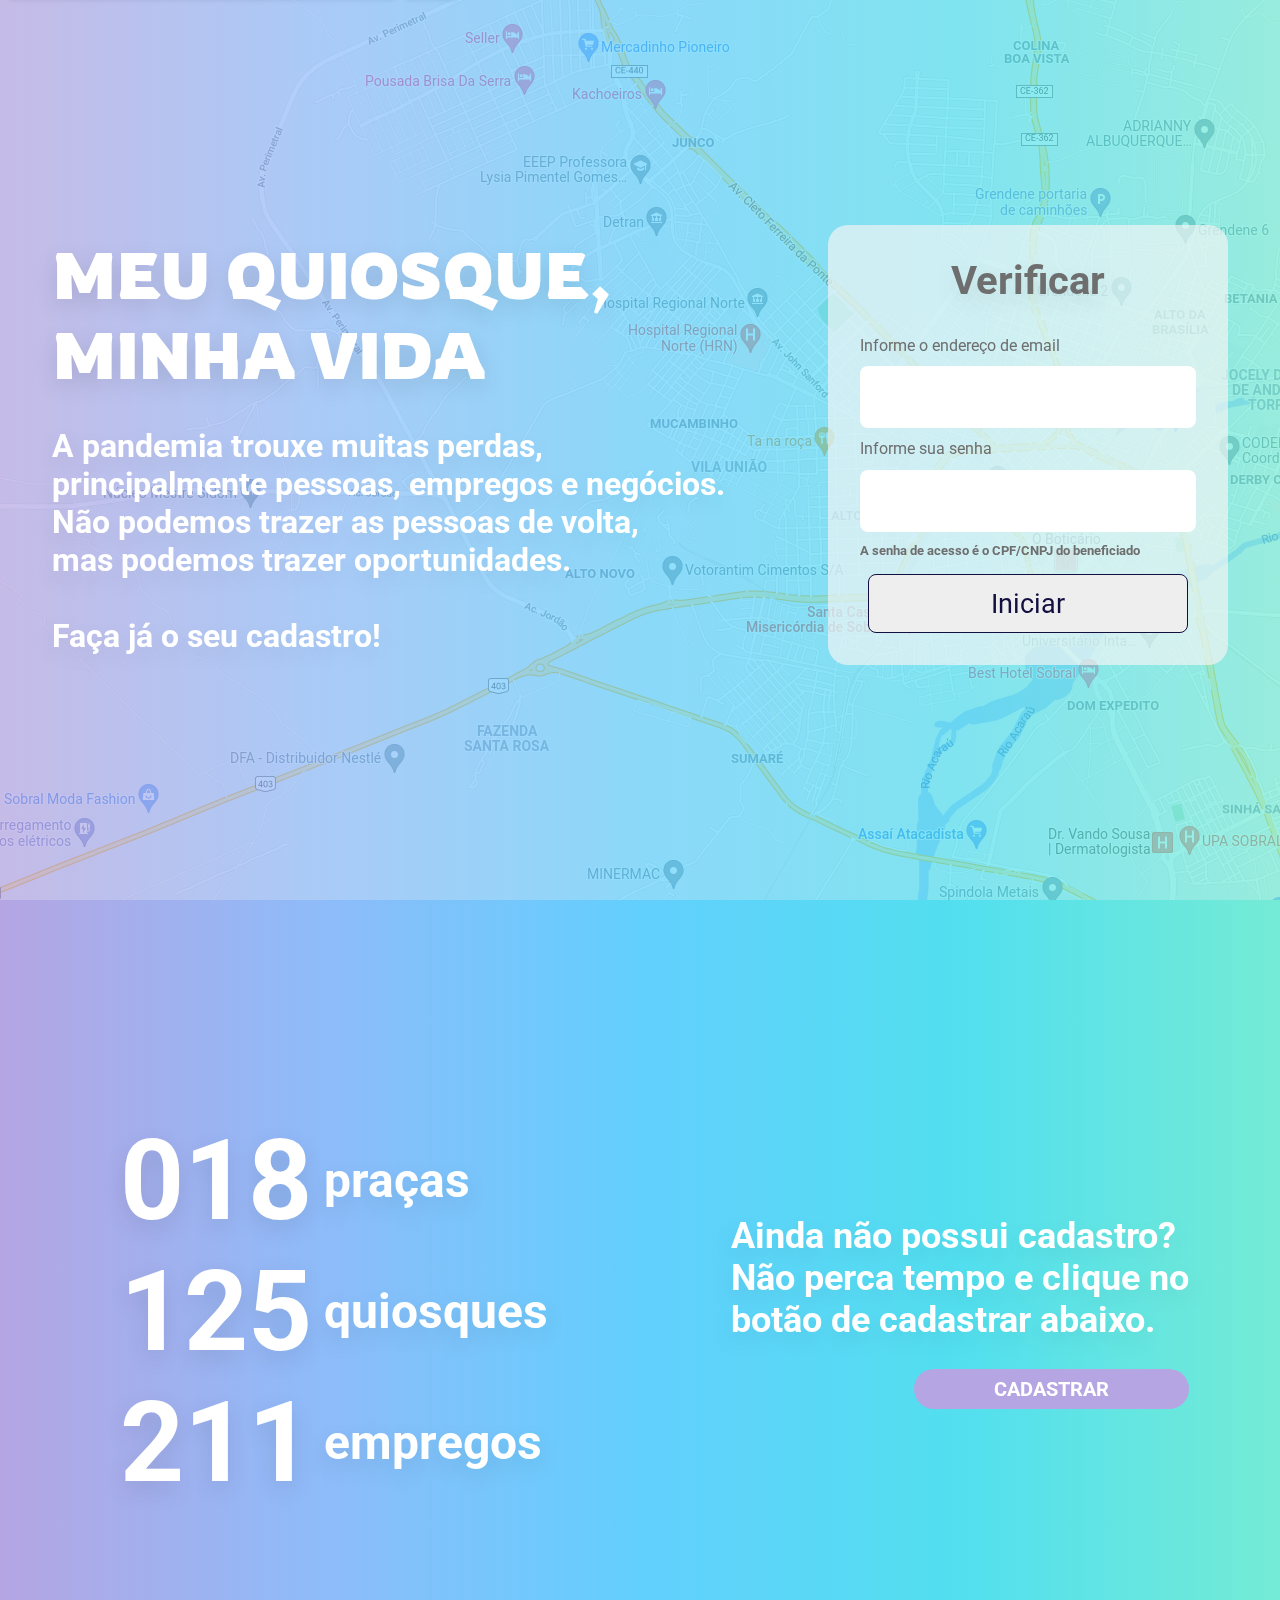
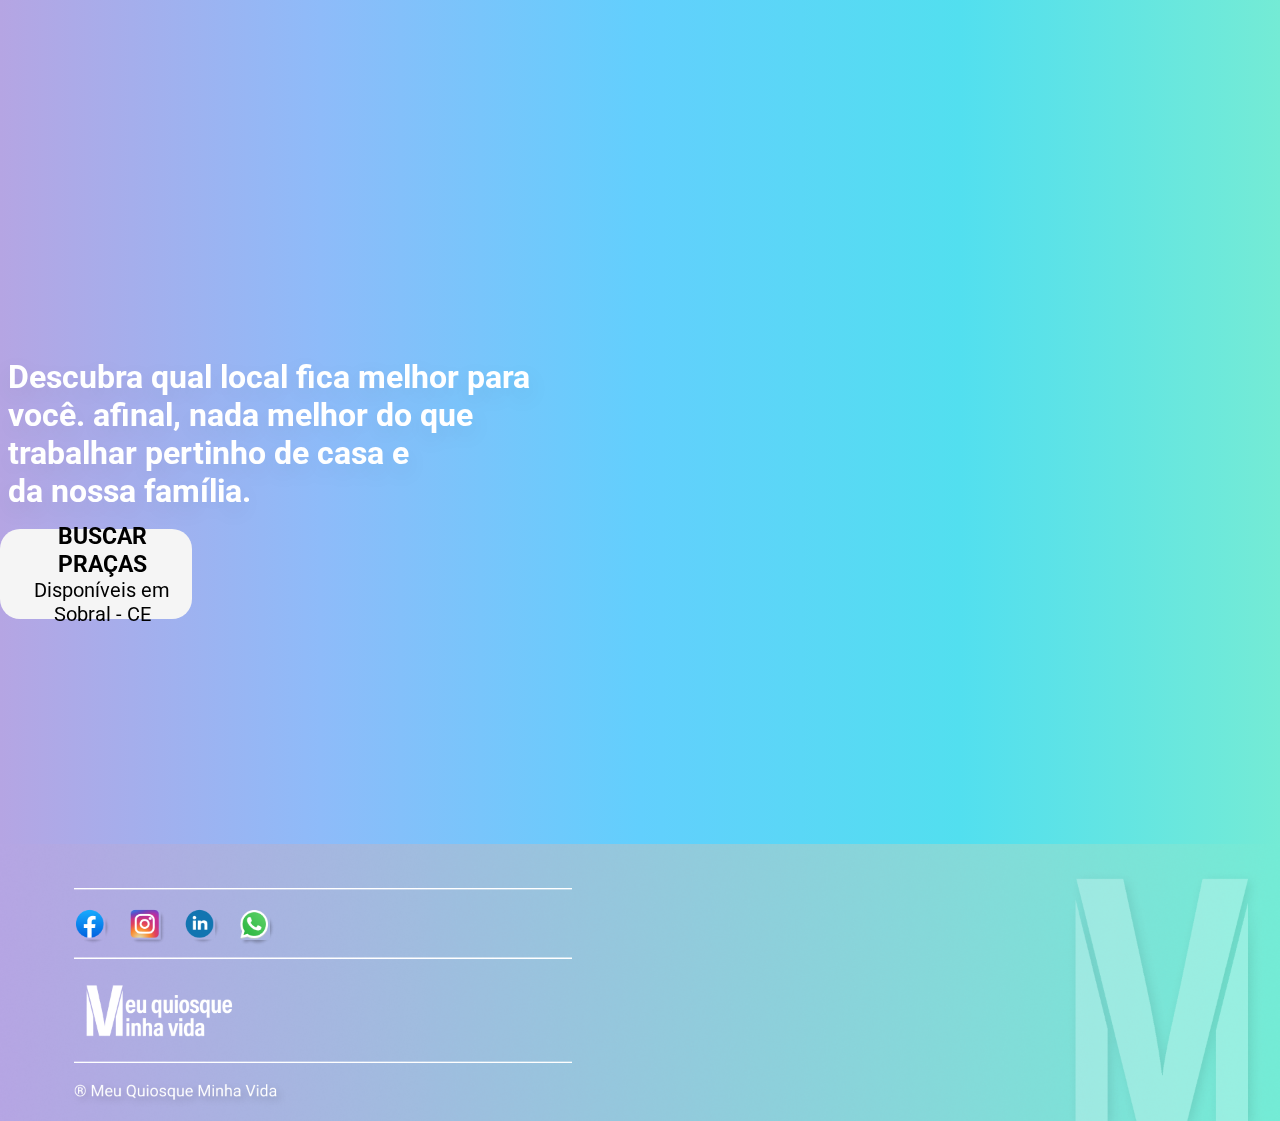
<file: index.html>
<!DOCTYPE html>
<html lang="pt-br">
  <head>
    <meta charset="UTF-8" />
    <meta http-equiv="X-UA-Compatible" content="IE=edge" />
    <meta name="viewport" content="width=device-width, initial-scale=1.0" />

    <title>Meu Quiosque Minha Vida</title>

    <link rel="stylesheet" href="frontend/styles/index.css"/>


    <script
      src="https://code.jquery.com/jquery-3.3.1.js"
      integrity="sha256-2Kok7MbOyxpgUVvAk/HJ2jigOSYS2auK4Pfzbm7uH60="
      crossorigin="anonymous"
    ></script>

    <script>
      $(function () {
        $("#header").load("frontend/html/header.html");
      });
    </script>

  </head>

  <body>
    <div id="header"></div>

    <div class="content-1">
      <div class="presentation">
        <h1>
          MEU QUIOSQUE,<br />
          MINHA VIDA
        </h1>
        <h3>
          A pandemia trouxe muitas perdas,<br />
          principalmente pessoas, empregos e negócios.<br />
          Não podemos trazer as pessoas de volta,<br />
          mas podemos trazer oportunidades.<br />
          <br />
          Faça já o seu cadastro!
        </h3>
      </div>
      <div class="form-cadastro">
        <form action="" class="login-form">
          <h3>Verificar</h3>
          <div class="consultar-form">
            <label for="email">Informe o endereço de email</label>
            <input type="email" class="box" /><br/>
            <label for="password">Informe sua senha</label>
            <input type="password" class="box" />
            <h5>A senha de acesso é o CPF/CNPJ do beneficiado</h5>
          </div>
          <input
              type="submit"
              value="Iniciar"
              class="bttn-cadastro"
              onclick="window.location.href = 'frontend/html/consultar.html'"
          /></a>
        </form>
      </div>
    </div>
    <div id="content-2">
      <div class="praças-quiosques">
        <div class="numbers">
          <h1>&nbsp;018</h1>
          <h2>&nbsp;praças</h2>
        </div>
        <div class="numbers">
          <h1>&nbsp;125</h1>
          <h2>&nbsp;quiosques</h2>
        </div>
        <div class="numbers">
          <h1>&nbsp;211</h1>
          <h2>&nbsp;empregos</h2>
        </div>
      </div>
      <div class="cadastrar">
        <h2>
          Ainda não possui cadastro?<br />
          Não perca tempo e clique no<br />
          botão de cadastrar abaixo.
        </h2>
        <br/>
        <button id="bttn-register" onclick="window.location.href = 'frontend/html/cadastro.html'">Cadastrar</a></button>
      </div>
    </div>

    <div class="content-3">
      <div class="map"></div>
          <h2>&nbsp;Descubra qual local fica melhor para<br/>
              &nbsp;você. afinal, nada melhor do que<br/>
              &nbsp;trabalhar pertinho de casa e <br/>
              &nbsp;da nossa família.
          </h2>
          <br/>
          <button id="bttn-pracas" onclick="window.location.href='frontend/html/pracas.html'">
              <h3>Buscar Praças</h3>
              <p>Disponíveis em Sobral - CE</p>
          </button>
    </div>
      <img src="frontend/src/Frame 8.png" alt="">
  </body>
</html>
</file>
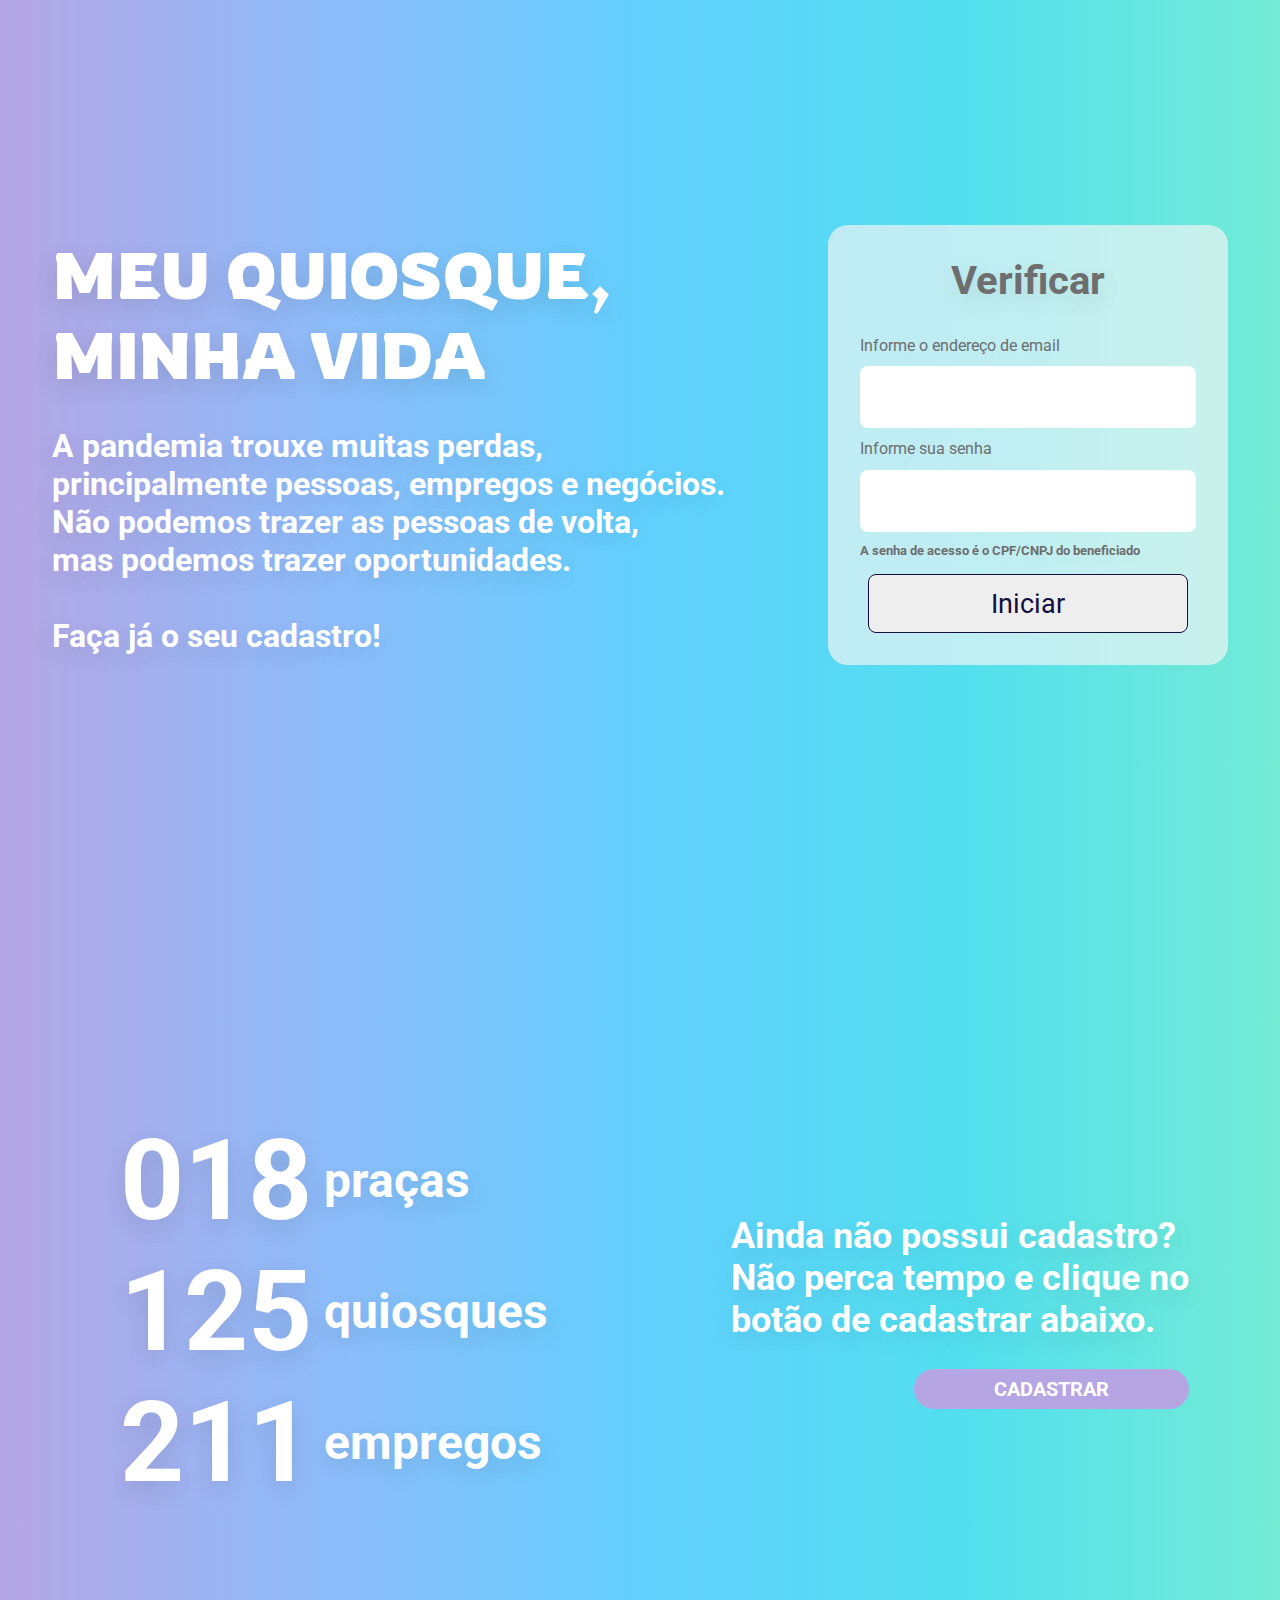
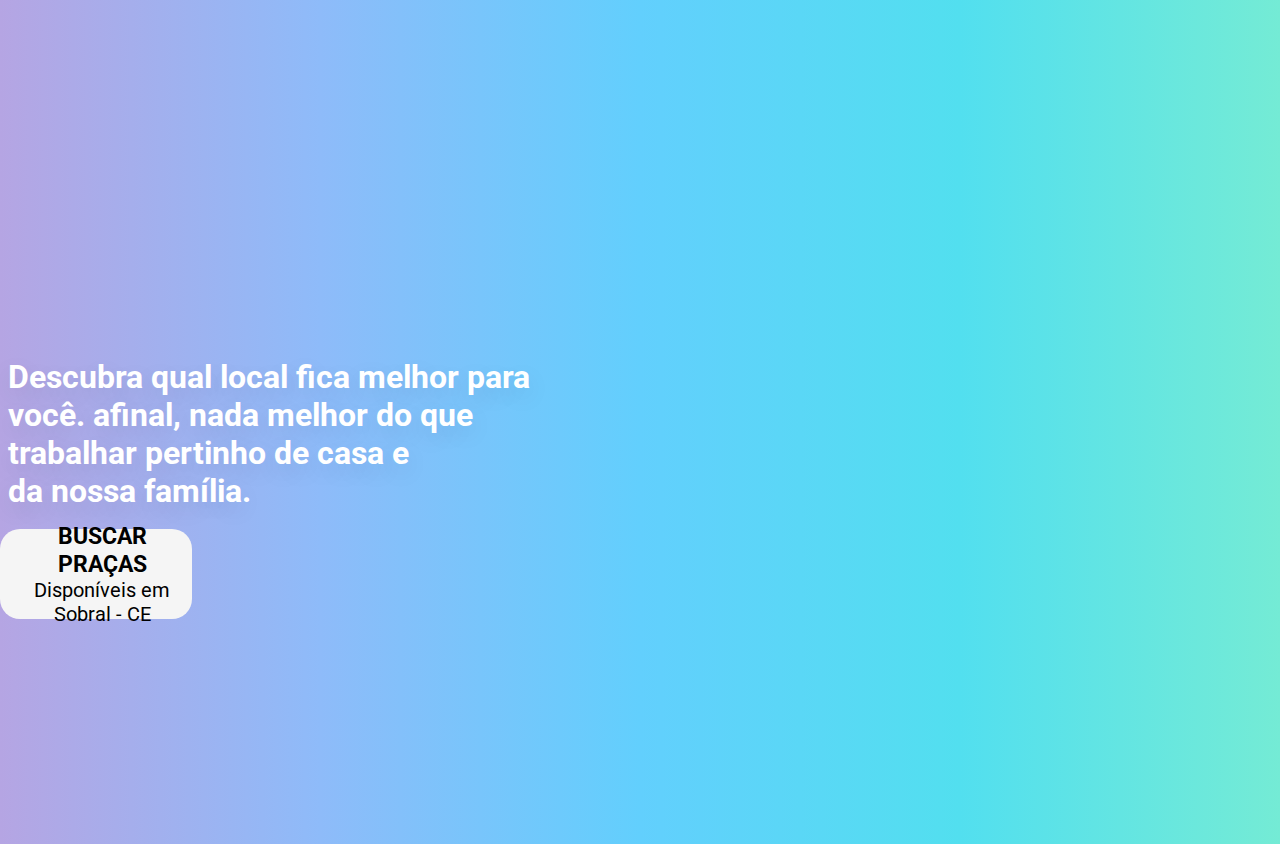
<file: frontend/html/index.html>
<!DOCTYPE html>
<html lang="pt-br">
  <head>
    <meta charset="UTF-8" />
    <meta http-equiv="X-UA-Compatible" content="IE=edge" />
    <meta name="viewport" content="width=device-width, initial-scale=1.0" />

    <title>Cadastro - Meu Quiosque Minha Vida</title>

    <link rel="stylesheet" href="../styles/index.css" />

    <script
      src="https://code.jquery.com/jquery-3.3.1.js"
      integrity="sha256-2Kok7MbOyxpgUVvAk/HJ2jigOSYS2auK4Pfzbm7uH60="
      crossorigin="anonymous"
    ></script>

    <script>
      $(function () {
        $("#header").load("header.html");
      });
    </script>
  </head>

  <body>
    <div id="header"></div>
    <div class="content-1">
      <div class="presentation">
        <h1>
          MEU QUIOSQUE,<br />
          MINHA VIDA
        </h1>
        <h3>
          A pandemia trouxe muitas perdas,<br />
          principalmente pessoas, empregos e negócios.<br />
          Não podemos trazer as pessoas de volta,<br />
          mas podemos trazer oportunidades.<br />
          <br />
          Faça já o seu cadastro!
        </h3>
      </div>
      <div class="form-cadastro">
        <form action="" class="login-form">
          <h3>Verificar</h3>
          <div class="consultar-form">
            <label for="email">Informe o endereço de email</label>
            <input type="email" class="box" />
            <label for="password">Informe sua senha</label>
            <input type="password" class="box" />
            <h5>A senha de acesso é o CPF/CNPJ do beneficiado</h5>
          </div>
          <input
              type="submit"
              value="Iniciar"
              class="bttn-cadastro"
              onclick="location.href='#content-2'"
          /></a>
        </form>
      </div>
    </div>
    <div id="content-2">
      <div class="praças-quiosques">
        <div class="numbers">
          <h1>&nbsp;018</h1>
          <h2>&nbsp;praças</h2>
        </div>
        <div class="numbers">
          <h1>&nbsp;125</h1>
          <h2>&nbsp;quiosques</h2>
        </div>
        <div class="numbers">
          <h1>&nbsp;211</h1>
          <h2>&nbsp;empregos</h2>
        </div>
      </div>
      <div class="cadastrar">
        <h2>
          Ainda não possui cadastro?<br />
          Não perca tempo e clique no<br />
          botão de cadastrar abaixo.
        </h2>
        <br/>
        <button id="bttn-register">Cadastrar</button>
      </div>
    </div>

    <div class="content-3">
        <h2>&nbsp;Descubra qual local fica melhor para<br/>
            &nbsp;você. afinal, nada melhor do que<br/>
            &nbsp;trabalhar pertinho de casa e <br/>
            &nbsp;da nossa família.
        </h2>
        <br/>
        <button id="bttn-pracas">
            <h3>Buscar Praças</h3>
            <p>Disponíveis em Sobral - CE</p>
        </button>
    </div>
  </body>
</html>
</file>
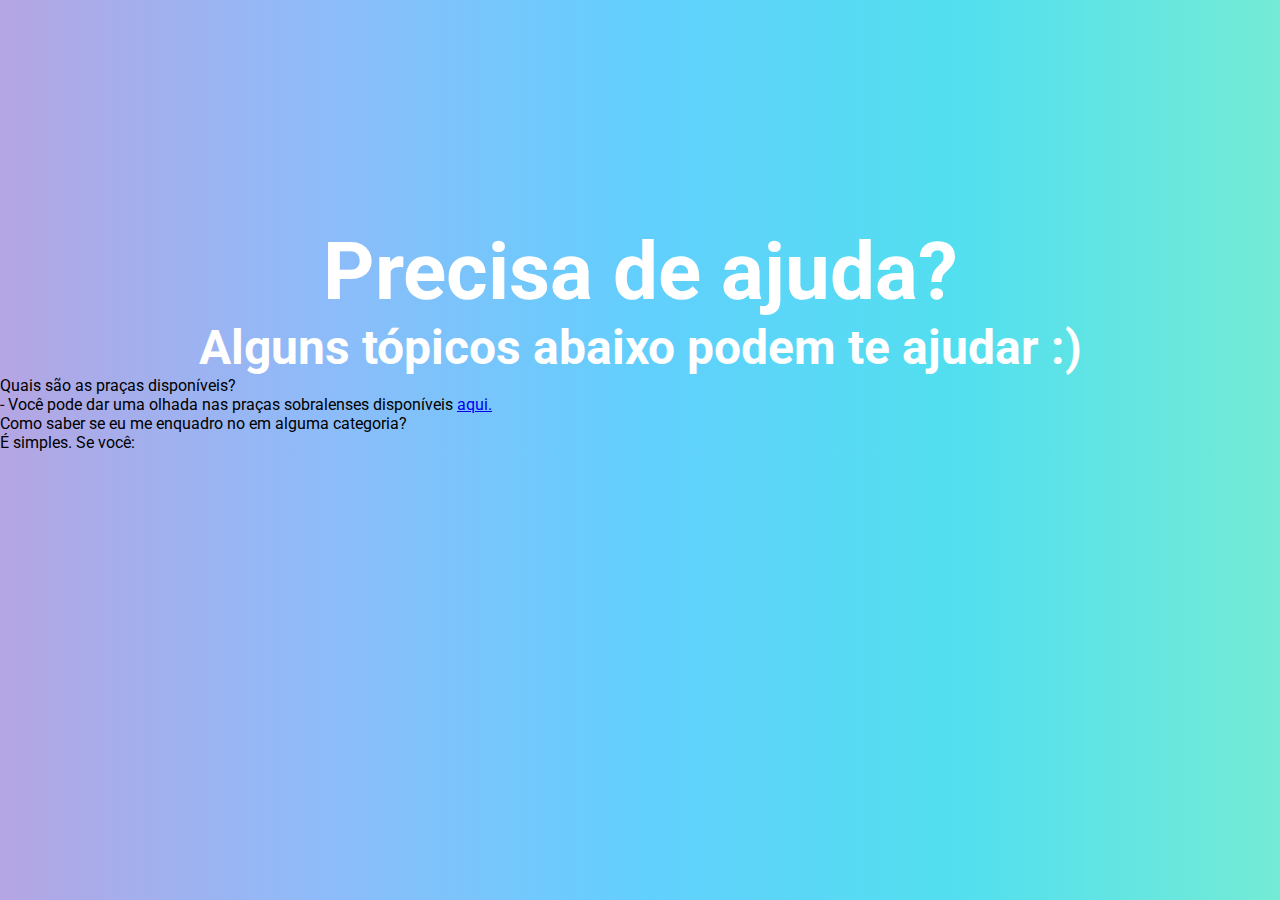
<file: frontend/html/ajuda.html>
<!DOCTYPE html>
<html lang="pt-br">
<head>
  <meta charset="UTF-8">
  <meta http-equiv="X-UA-Compatible" content="IE=edge">
  <meta name="viewport" content="width=device-width, initial-scale=1.0">
  <title>Ajuda - Meu Quiosque, Minha Vida</title>
  <link rel="stylesheet" href="../styles/index.css">
  <script
    src="https://code.jquery.com/jquery-3.3.1.js"
    integrity="sha256-2Kok7MbOyxpgUVvAk/HJ2jigOSYS2auK4Pfzbm7uH60="
    crossorigin="anonymous"
  ></script>

  <script>
    $(function () {
      $("#header").load("header.html");
    });
  </script>
</head>
<body>
  <div id="header"></div>

  <div class="title">
    <h1>
      Precisa de ajuda?
    </h1>
    <h2>
      Alguns tópicos abaixo podem te ajudar :)
    </h2>
  </div>
  <div class="topics">
    <dl>
      <dt>Quais são as praças disponíveis?</dt>
        <dd>- Você pode dar uma olhada nas praças sobralenses disponíveis <a href="pracas.html">aqui.</a></dd>
        <dt>Como saber se eu me enquadro no em alguma categoria?</dt>
        <dd>É simples. Se você:</dd>
    </dl>
  </div>
  
</body>
</html>
</file>
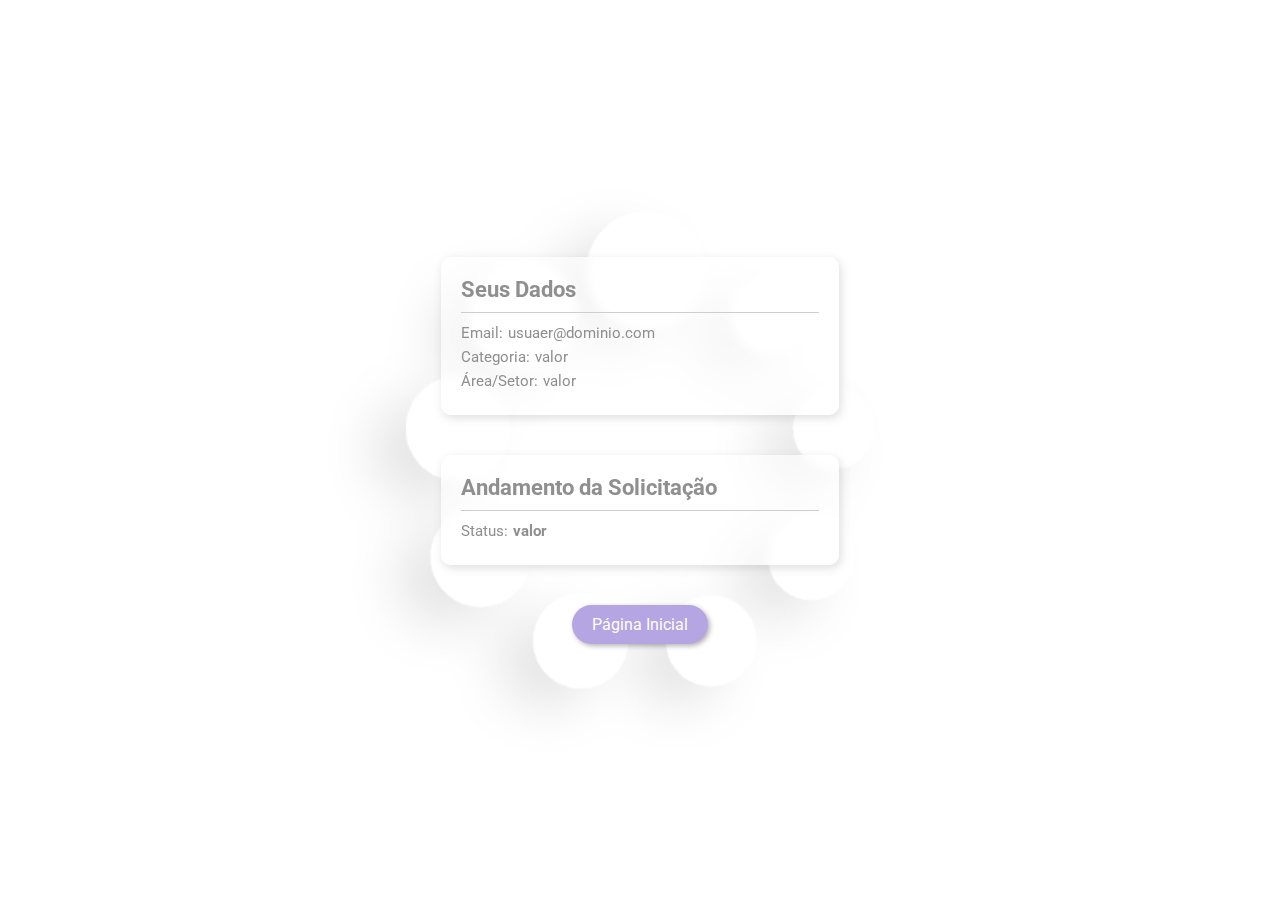
<file: frontend/html/consultar.html>
<!DOCTYPE html>
<html lang="pt-br">

<head>
    <meta charset="utf-8">
    <link rel="stylesheet" href="../styles/header.css" />
    <link href="../styles/consulta.css" rel="stylesheet" type="text/css" />
    <script type="text/javascript" src="../js/animation.js"></script>
    <title>Consulta - Meu Quiosque, Minha Vida</title>

    <script
      src="https://code.jquery.com/jquery-3.3.1.js"
      integrity="sha256-2Kok7MbOyxpgUVvAk/HJ2jigOSYS2auK4Pfzbm7uH60="
      crossorigin="anonymous"
    ></script>

    <script>
      $(function () {
        $("#header").load("header.html");
      });
    </script>

</head>

<body>
    <div id="header"></div>
    <div class="animacao">
        <img src="../src/loading.png">
    </div>
    <article>
        <div class="container">
            <h1>Seus Dados</h1>
            <div class="group">
                <div class="content">
                    <p>Email: </p>
                    <p id="campo-email">usuaer@dominio.com</p>
                </div>
                <div class="content">
                    <p>Categoria: </p>
                    <p id="campo-categoria">valor</p>
                </div>
                <div class="content">
                    <p>Área/Setor: </p>
                    <p id="campo-setor">valor</p>
                </div>
            </div>
        </div>

        <div class="container">
            <h1>Andamento da Solicitação</h1>
            <div class="group">
                <div class="content">
                    <p>Status: </p>
                    <p id="campo-status">valor</p>
                </div>
            </div>
        </div>

        <div class="button">
            <a id="continuar">Página Inicial</a>
        </div>
    </article>
</body>

</html>
</file>
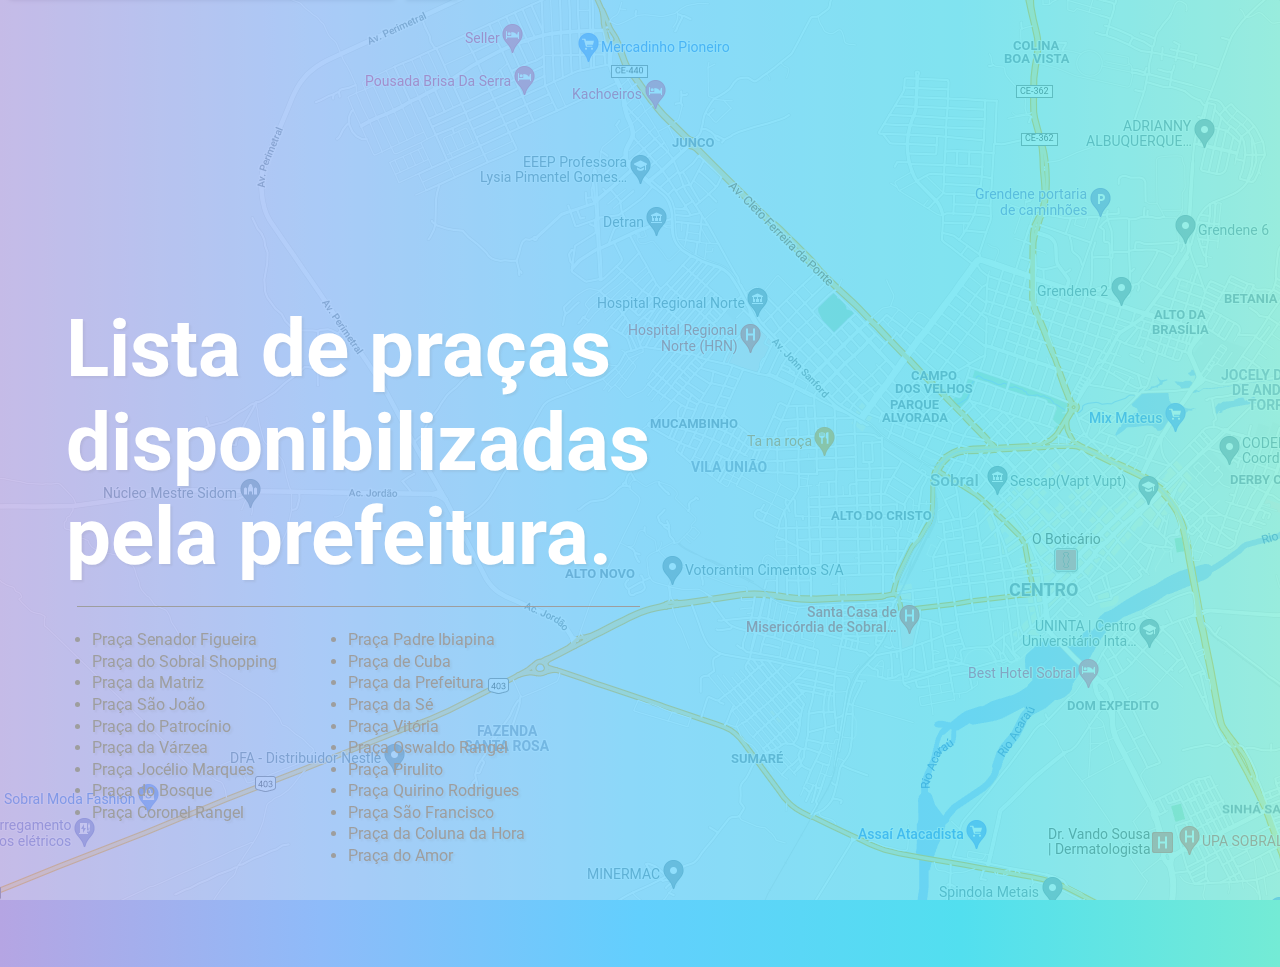
<file: frontend/html/pracas.html>
<!DOCTYPE html>
<html lang="pt-br">

<head>
    <meta charset="UTF-8">
    <title>Praças - Meu Quiosque Minha Vida</title>
    <link rel="stylesheet" href="../styles/index.css">

    <script src="https://code.jquery.com/jquery-3.3.1.js" integrity="sha256-2Kok7MbOyxpgUVvAk/HJ2jigOSYS2auK4Pfzbm7uH60=" crossorigin="anonymous">
    </script>

    <script>
        $(function() {
            $("#header").load("header.html");
        });
    </script>

</head>

<body>
    <div id="header"></div>
    <article>
        <div>
            
            <div class="title">
                <h1>Lista de praças disponibilizadas<br>pela prefeitura.</h1>
            </div>
            <div class="lista">
                <ul>
                    <li>Praça Senador Figueira</li>
                    <li>Praça do Sobral Shopping</li>
                    <li>Praça da Matriz</li>
                    <li>Praça São João</li>
                    <li>Praça do Patrocínio</li>
                    <li>Praça da Várzea</li>
                    <li>Praça Jocélio Marques</li>
                    <li>Praça do Bosque</li>
                    <li>Praça Coronel Rangel</li>

                </ul>
                <ul>
                    <li>Praça Padre Ibiapina</li>
                    <li>Praça de Cuba</li>
                    <li>Praça da Prefeitura</li>
                    <li>Praça da Sé</li>
                    <li>Praça Vitória</li>
                    <li>Praça Oswaldo Rangel</li>
                    <li>Praça Pirulito</li>
                    <li>Praça Quirino Rodrigues</li>
                    <li>Praça São Francisco</li>
                    <li>Praça da Coluna da Hora</li>
                    <li>Praça do Amor</li>
                </ul>
            </div>
        </div><div class="map"></div>
    </article>

    <aside></aside>
</body>

</html>
</file>
<file: frontend/styles/index.css>
@import "./globals.css";
@import "./header.css";
@import "./home.css";
@import "./pracas.css";
@import "./ajuda.css";
</file>
<file: frontend/styles/header.css>
:root {
  --black: #130f40;
  --box-shadow: 0 0.5rem 1.5rem rgba(0, 0, 0, 0.1);
}
.header {
  width: 100vw;
  height: 10vh;
  position: fixed;
  top: 0;
  left: 0;
  right: 0;
  margin-bottom: 5%;
  z-index: 1000;
  display: flex;
  align-items: center;
  justify-content: space-around;
  padding-left: 0.5rem;
  box-shadow: var(--box-shadow);
  color: black;
}

.header .navbar {
  margin-left: 50%;
}

section {
  padding: 1rem;
}

.logo-quiosque-nav {
  width: 5vw;
}

.bttn {
  width: auto;
  margin-top: 1rem;
  display: inline-block;
  padding: 0.8rem 3rem;
  font-size: 1.7rem;
  border-radius: 0.5rem;
  border: 0.2rem solid var(--black);
  color: var(--black);
  cursor: pointer;
  background: #eee;
}

.bttn:hover {
  background: #9e9e9e;
  color: #eee;
  transition: 0.3s;
}

.header .navbar a {
  margin: 0 1rem;
  color: rgb(39, 39, 39);
  text-decoration: none;
  font-size: 1.3rem;
}

.header .navbar a:hover {
  color: #7e7e7e;
  transition: all 0.3s ease;
  border-bottom: 1px solid black;
}

.header .icons i {
  width: 1.5rem;
  line-height: 2rem;
  color: #b5a5e3;
  font-size: 1.5rem;
  margin-left: 0.3rem;
  cursor: pointer;
  text-align: center;
  justify-content: center;
}

.header .icons i:hover {
  color: #000;
  transition: all 0.3s ease;
}

#menu-btn {
  display: none;
}

#login-btn {
  padding-right: 2.5rem;
}

.header .login-form {
  position: absolute;
  top: 110%;
  right: -110%;
  width: 25rem;
  padding: 2rem;
  border-radius: 0.5rem;
  background: #f5f5f5;
  text-align: center;
}

.header .login-form.active {
  right: 2rem;
  transition: 0.4s linear;
}

.header .login-form h3 {
  font-size: 2rem;
  text-transform: uppercase;
  color: #000;
}

.header .login-form .box {
  width: 100%;
  margin: 0.7rem 0;
  background: #eee;
  border-radius: 0.5rem;
  padding: 1rem;
  font-size: 1.6rem;
  color: #b5a5e3;
  text-transform: none;
}

.header .login-form p {
  font-size: 1.4rem;
  padding: 0.5rem 0;
  color: #000;
  display: flex;
  flex-direction: column;
}

.header .login-form p a {
  color: #e44a4a;
  text-decoration: underline;
}
@media (max-width: 511px) {
  footer,
  .des {
    font-size: medium;
  }
  .header .login-form {
    width: 25rem;
  }
  #login-btn {
    padding-right: 0.75rem;
  }
}

@media (max-width: 1220px) {
  #menu-btn {
    display: inline-block;
  }

  .header {
    display: flex;
    justify-content: space-between;
  }

  .header .navbar {
    position: absolute;
    top: 110%;
    right: -110%;
    width: auto;
    box-shadow: var(--box-shadow);
    border-radius: 0.5rem;
  }

  .header .navbar.active {
    right: 2rem;
    transition: 0.4s linear;
    background-color: #9e9e9e;
  }

  .header .navbar a {
    font-size: x-large;
    margin: 2rem 2.5rem;
    display: block;
  }
  .button {
    display: flex;
    justify-content: center;
  }
}

@media (max-width: 985px) {
  .logo-quiosque-nav {
    width: 100px;
  }
}
@media (max-width: 400px) {
  .header .navbar {
    right: -150%;
    width: 18rem;
  }

  .header .login-form.active,
  .header .navbar.active {
    right: 0.5rem;
  }
  .header .icons i {
    margin-left: auto;
  }
}
@media (max-width: 430px) {
  .header .login-form {
    width: 18rem;
    right: -150%;
    display: flex;
    flex-direction: column;
  }
}
</file>
<file: frontend/styles/consulta.css>
@import url('https://fonts.googleapis.com/css2?family=Roboto:wght@100;300;400;500;700;900&display=swap');
* {
    padding: 0;
    margin: 0;
}

body {
    font-family: "roboto", Arial, 'Courier New', Courier, monospace;
    color: #8f8f8f;
    overflow-x: hidden;
    overflow-y: hidden;
    background: white !important;
}

html {
    scroll-behavior: smooth;
}

.animacao {
    width: 100vw;
    height: 100vh;
    position: absolute;
    z-index: -10;
    display: flex;
    align-items: center;
    justify-content: center;
}

.animacao img {
    width: 60%;
    animation: girar 60s linear infinite;
}

@keyframes girar {
    from {
        transform: rotate(360deg);
    }
}

article {
    height: 100vh;
    width: 100vw;
    display: flex;
    flex-direction: column;
    align-items: center;
    justify-content: center;
    z-index: 5;
}

.container {
    margin: 20px;
    padding: 20px;
    border-radius: 10px;
    box-shadow: 2px 3px 10px rgba(92, 92, 92, 0.2);
    width: 28vw;
    background-color: rgba(255, 255, 255, 0.6);
    backdrop-filter: blur(5px);
}

h1 {
    font-size: 22px;
    padding-bottom: 10px;
    border-width: 0 0 1px 0;
    border-style: solid;
    border-color: #cecece;
}

p {
    font-size: 15px;
    padding: 0 5px 5px 0;
}

.group {
    display: block;
    margin-top: 10px;
}

.content {
    display: inline-flex;
    width: 100%;
}

#campo-status {
    font-weight: 700;
}

.button {
    margin: 20px;
    background-color: #B5A5E3;
    border-width: 0;
    border-radius: 100px;
    padding: 10px 20px 10px 20px;
    font-family: "roboto", Arial, 'Courier New', Courier, monospace;
    color: white;
    box-shadow: 2px 2px 5px rgba(0, 0, 0, 0.3);
}

.button:hover {
    cursor: pointer;
    background-color: #B5A5E3;
    box-shadow: 2px 2px 5px rgba(0, 0, 0, 0.2);
}

a {
    color: white;
    font-size: 16px;
}
</file>
